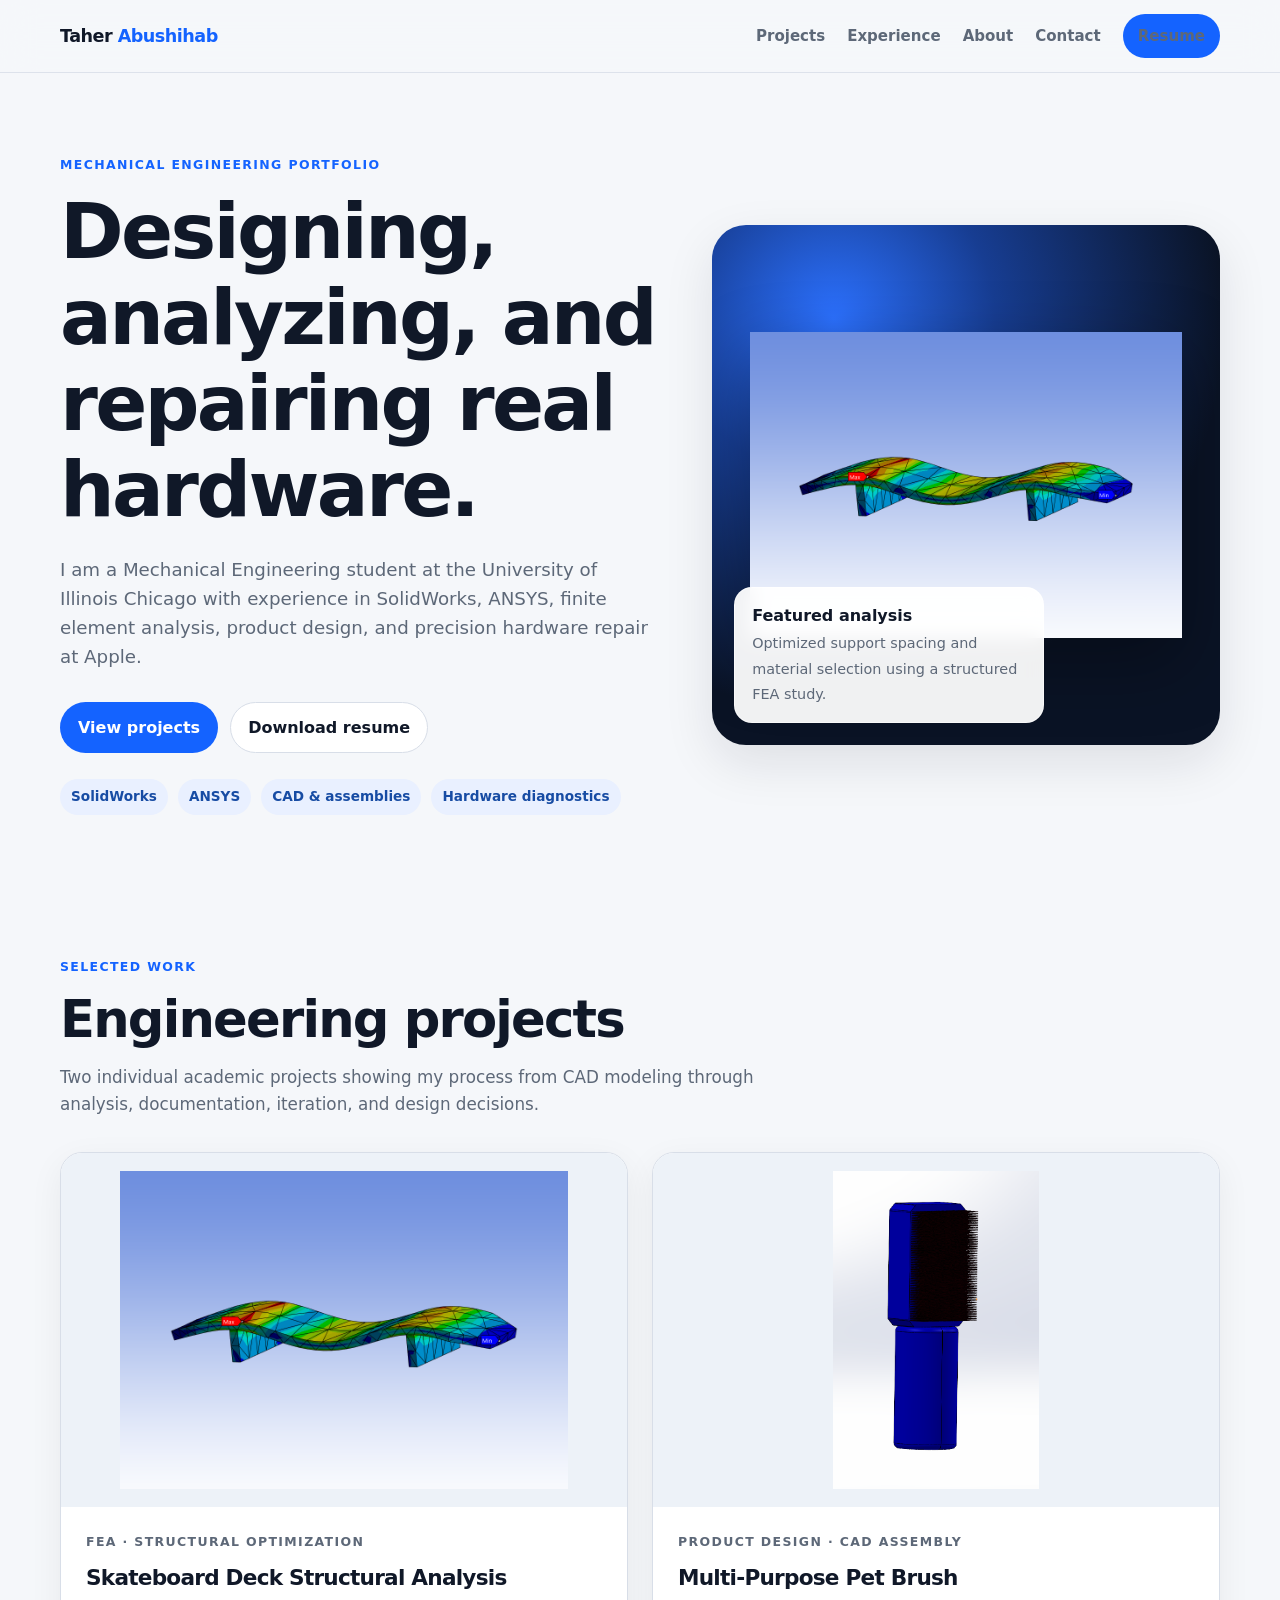
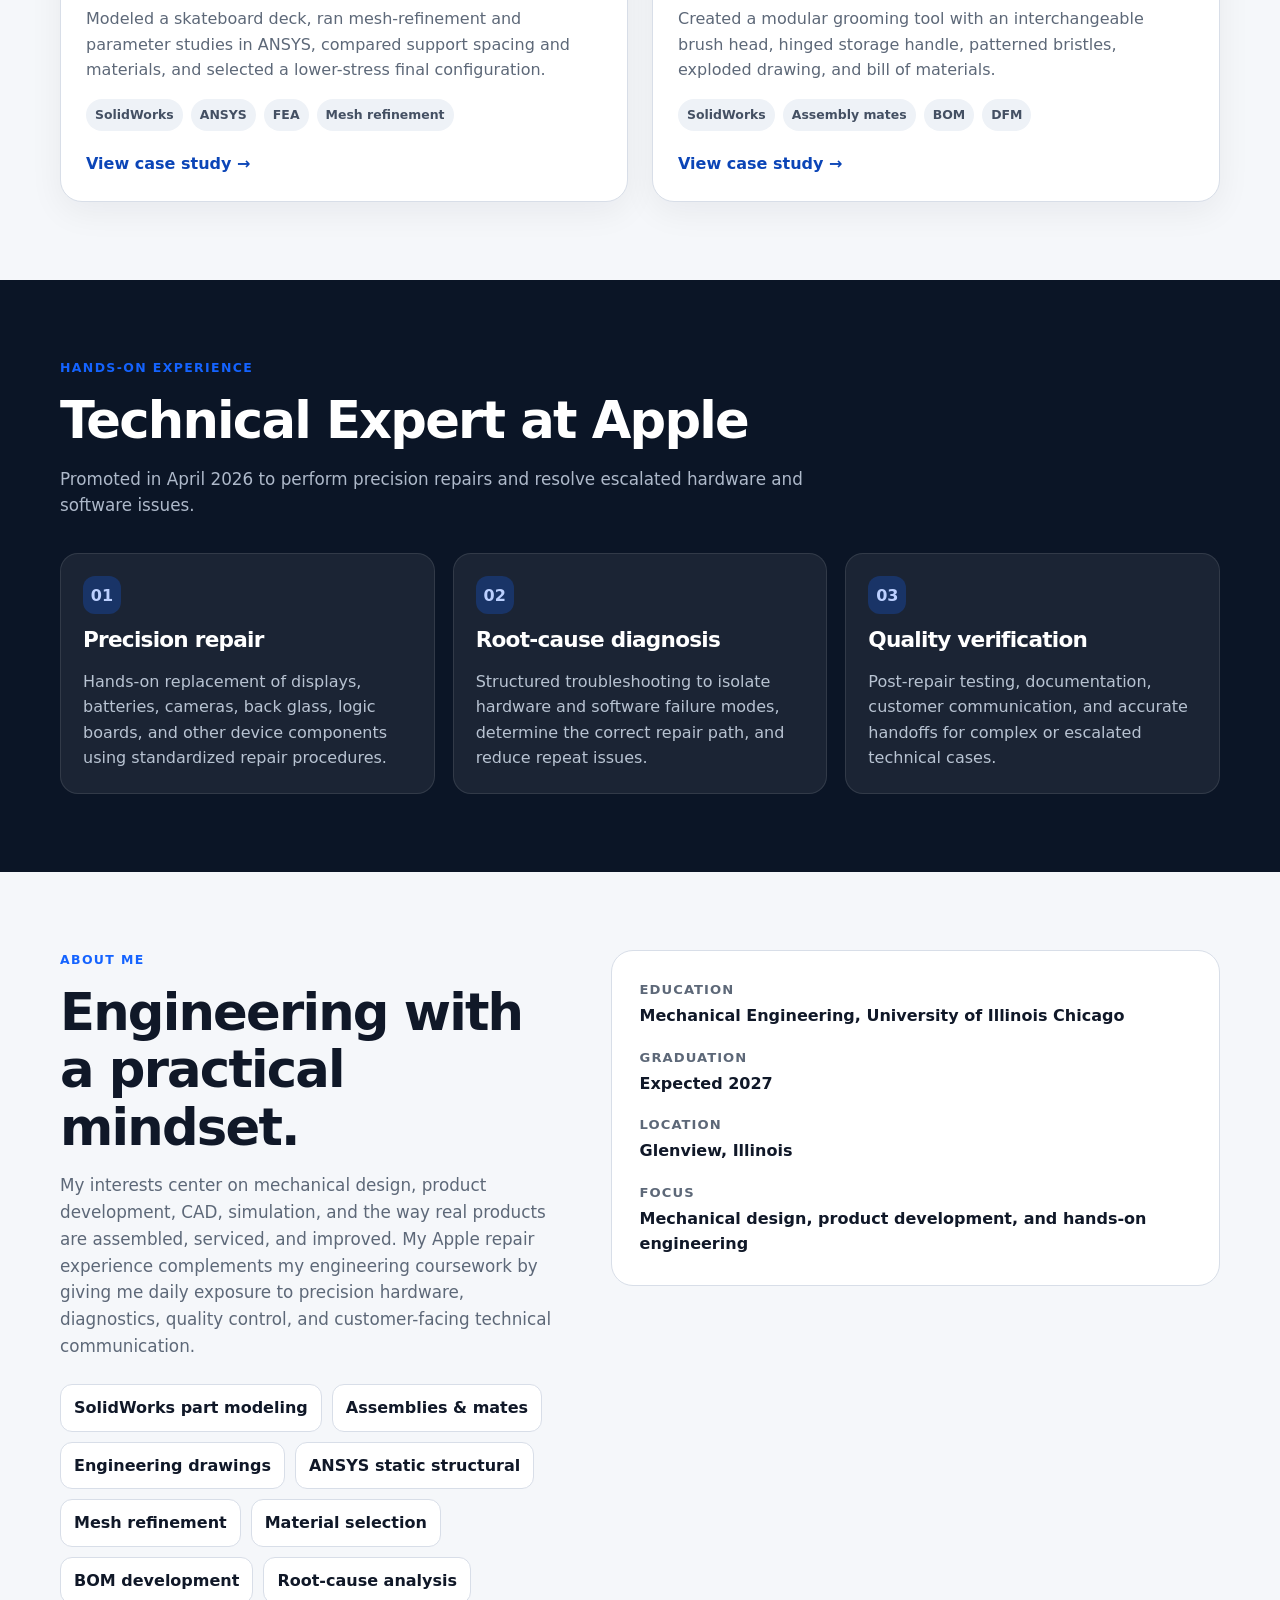
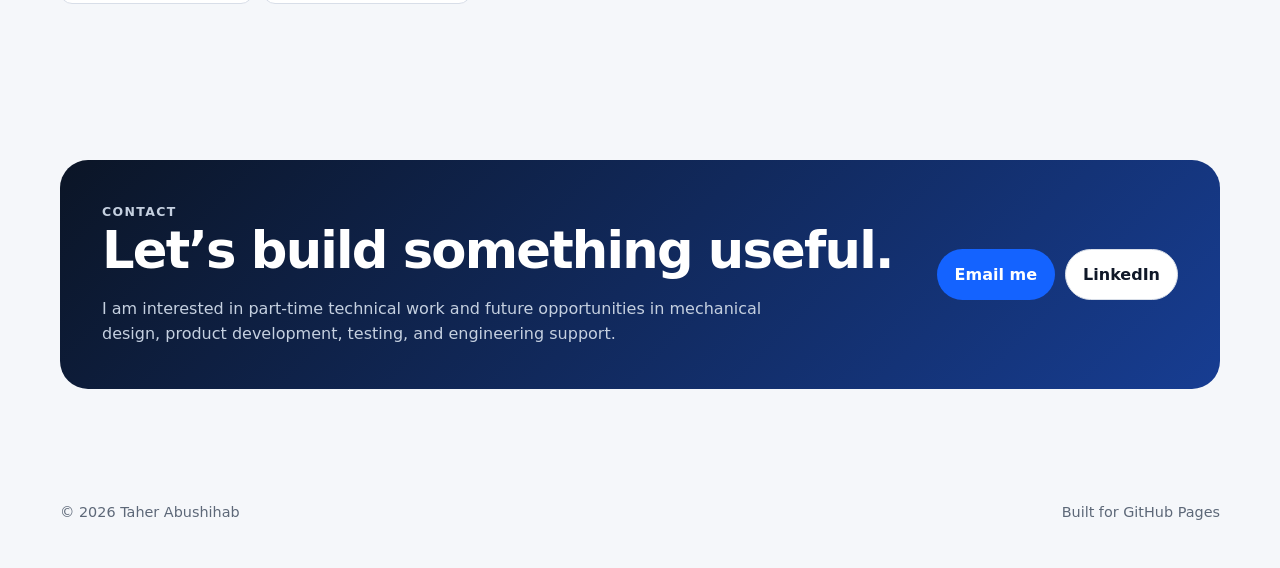
<file: index.html>
<!doctype html>
<html lang="en">
<head>
  <meta charset="utf-8">
  <meta name="viewport" content="width=device-width, initial-scale=1">
  <meta name="description" content="Mechanical engineering portfolio of Taher Abushihab, featuring CAD, FEA, product design, and hands-on hardware repair experience.">
  <title>Taher Abushihab | Mechanical Engineering Portfolio</title>
  <link rel="stylesheet" href="assets/css/styles.css">
</head>
<body>
<a class="skip-link" href="#main">Skip to content</a>
<header class="site-header">
  <div class="container nav">
    <a class="brand" href="index.html">Taher <span>Abushihab</span></a>
    <button class="nav-toggle" aria-label="Open navigation" aria-expanded="false">☰</button>
    <nav class="nav-links" aria-label="Primary navigation">
      <a href="#projects">Projects</a>
      <a href="#experience">Experience</a>
      <a href="#about">About</a>
      <a href="#contact">Contact</a>
      <a class="btn btn-primary btn-small" href="assets/docs/Taher_Abushihab_Resume.pdf" target="_blank" rel="noopener">Resume</a>
    </nav>
  </div>
</header>
<main id="main">
  <section class="hero">
    <div class="container hero-grid">
      <div>
        <p class="eyebrow">Mechanical Engineering Portfolio</p>
        <h1>Designing, analyzing, and repairing real hardware.</h1>
        <p class="hero-copy">I am a Mechanical Engineering student at the University of Illinois Chicago with experience in SolidWorks, ANSYS, finite element analysis, product design, and precision hardware repair at Apple.</p>
        <div class="hero-actions">
          <a class="btn btn-primary" href="#projects">View projects</a>
          <a class="btn btn-secondary" href="assets/docs/Taher_Abushihab_Resume.pdf" target="_blank" rel="noopener">Download resume</a>
        </div>
        <div class="hero-meta" aria-label="Core skills">
          <span class="pill">SolidWorks</span>
          <span class="pill">ANSYS</span>
          <span class="pill">CAD & assemblies</span>
          <span class="pill">Hardware diagnostics</span>
        </div>
      </div>
      <div class="hero-visual" aria-label="Finite element analysis visualization of a skateboard deck">
        <img src="assets/images/skateboard-hero.png" alt="ANSYS structural analysis visualization of a skateboard deck">
        <div class="hero-badge">
          <strong>Featured analysis</strong>
          <span>Optimized support spacing and material selection using a structured FEA study.</span>
        </div>
      </div>
    </div>
  </section>

  <section class="section" id="projects">
    <div class="container">
      <div class="section-heading">
        <div>
          <p class="eyebrow">Selected work</p>
          <h2>Engineering projects</h2>
          <p class="section-lead">Two individual academic projects showing my process from CAD modeling through analysis, documentation, iteration, and design decisions.</p>
        </div>
      </div>
      <div class="project-grid">
        <article class="project-card">
          <div class="project-media"><img src="assets/images/skateboard-hero.png" alt="Skateboard deck finite element analysis result"></div>
          <div class="project-body">
            <p class="eyebrow">FEA · Structural optimization</p>
            <h3>Skateboard Deck Structural Analysis</h3>
            <p>Modeled a skateboard deck, ran mesh-refinement and parameter studies in ANSYS, compared support spacing and materials, and selected a lower-stress final configuration.</p>
            <div class="tags"><span class="tag">SolidWorks</span><span class="tag">ANSYS</span><span class="tag">FEA</span><span class="tag">Mesh refinement</span></div>
            <a class="card-link" href="projects/skateboard.html">View case study →</a>
          </div>
        </article>
        <article class="project-card">
          <div class="project-media"><img src="assets/images/pet-brush-render.png" alt="SolidWorks render of a multi-purpose pet brush"></div>
          <div class="project-body">
            <p class="eyebrow">Product design · CAD assembly</p>
            <h3>Multi-Purpose Pet Brush</h3>
            <p>Created a modular grooming tool with an interchangeable brush head, hinged storage handle, patterned bristles, exploded drawing, and bill of materials.</p>
            <div class="tags"><span class="tag">SolidWorks</span><span class="tag">Assembly mates</span><span class="tag">BOM</span><span class="tag">DFM</span></div>
            <a class="card-link" href="projects/pet-brush.html">View case study →</a>
          </div>
        </article>
      </div>
    </div>
  </section>

  <section class="section section-dark" id="experience">
    <div class="container">
      <div class="section-heading">
        <div>
          <p class="eyebrow">Hands-on experience</p>
          <h2>Technical Expert at Apple</h2>
          <p class="section-lead">Promoted in April 2026 to perform precision repairs and resolve escalated hardware and software issues.</p>
        </div>
      </div>
      <div class="feature-grid">
        <article class="feature"><span class="number">01</span><h3>Precision repair</h3><p>Hands-on replacement of displays, batteries, cameras, back glass, logic boards, and other device components using standardized repair procedures.</p></article>
        <article class="feature"><span class="number">02</span><h3>Root-cause diagnosis</h3><p>Structured troubleshooting to isolate hardware and software failure modes, determine the correct repair path, and reduce repeat issues.</p></article>
        <article class="feature"><span class="number">03</span><h3>Quality verification</h3><p>Post-repair testing, documentation, customer communication, and accurate handoffs for complex or escalated technical cases.</p></article>
      </div>
    </div>
  </section>

  <section class="section" id="about">
    <div class="container about-grid">
      <div>
        <p class="eyebrow">About me</p>
        <h2>Engineering with a practical mindset.</h2>
        <p class="section-lead">My interests center on mechanical design, product development, CAD, simulation, and the way real products are assembled, serviced, and improved. My Apple repair experience complements my engineering coursework by giving me daily exposure to precision hardware, diagnostics, quality control, and customer-facing technical communication.</p>
        <div class="skill-cloud" aria-label="Skills">
          <span class="skill">SolidWorks part modeling</span><span class="skill">Assemblies & mates</span><span class="skill">Engineering drawings</span><span class="skill">ANSYS static structural</span><span class="skill">Mesh refinement</span><span class="skill">Material selection</span><span class="skill">BOM development</span><span class="skill">Root-cause analysis</span>
        </div>
      </div>
      <aside class="about-card" aria-label="Profile details">
        <dl>
          <div><dt>Education</dt><dd>Mechanical Engineering, University of Illinois Chicago</dd></div>
          <div><dt>Graduation</dt><dd>Expected 2027</dd></div>
          <div><dt>Location</dt><dd>Glenview, Illinois</dd></div>
          <div><dt>Focus</dt><dd>Mechanical design, product development, and hands-on engineering</dd></div>
        </dl>
      </aside>
    </div>
  </section>

  <section class="section" id="contact">
    <div class="container contact-card">
      <div><p class="eyebrow">Contact</p><h2>Let’s build something useful.</h2><p>I am interested in part-time technical work and future opportunities in mechanical design, product development, testing, and engineering support.</p></div>
      <div class="contact-actions"><a class="btn btn-primary" href="mailto:taherabushihab@icloud.com">Email me</a><a class="btn btn-secondary" href="https://www.linkedin.com/in/taher-abushihab/" target="_blank" rel="noopener">LinkedIn</a></div>
    </div>
  </section>
</main>
<footer class="footer"><div class="container footer-row"><span>© <span data-year></span> Taher Abushihab</span><span>Built for GitHub Pages</span></div></footer>
<script src="assets/js/main.js"></script>
</body>
</html>
</file>
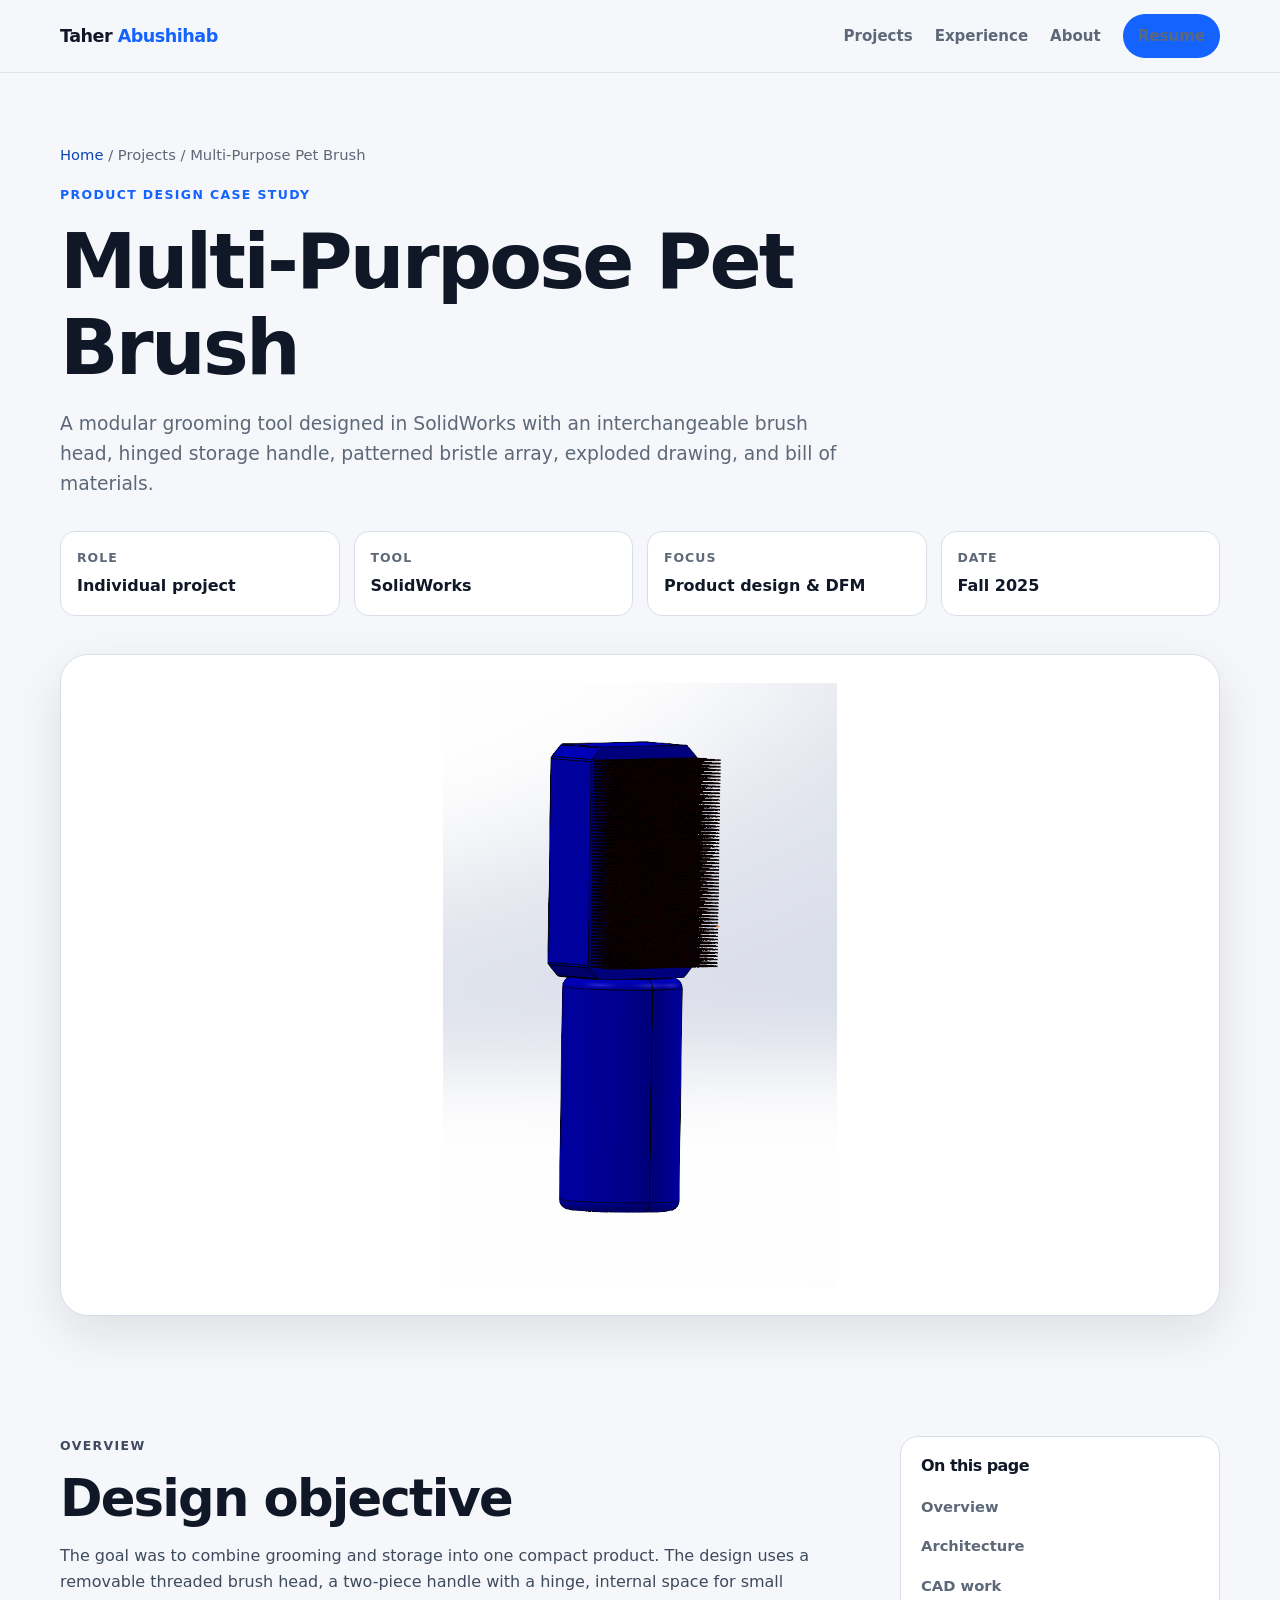
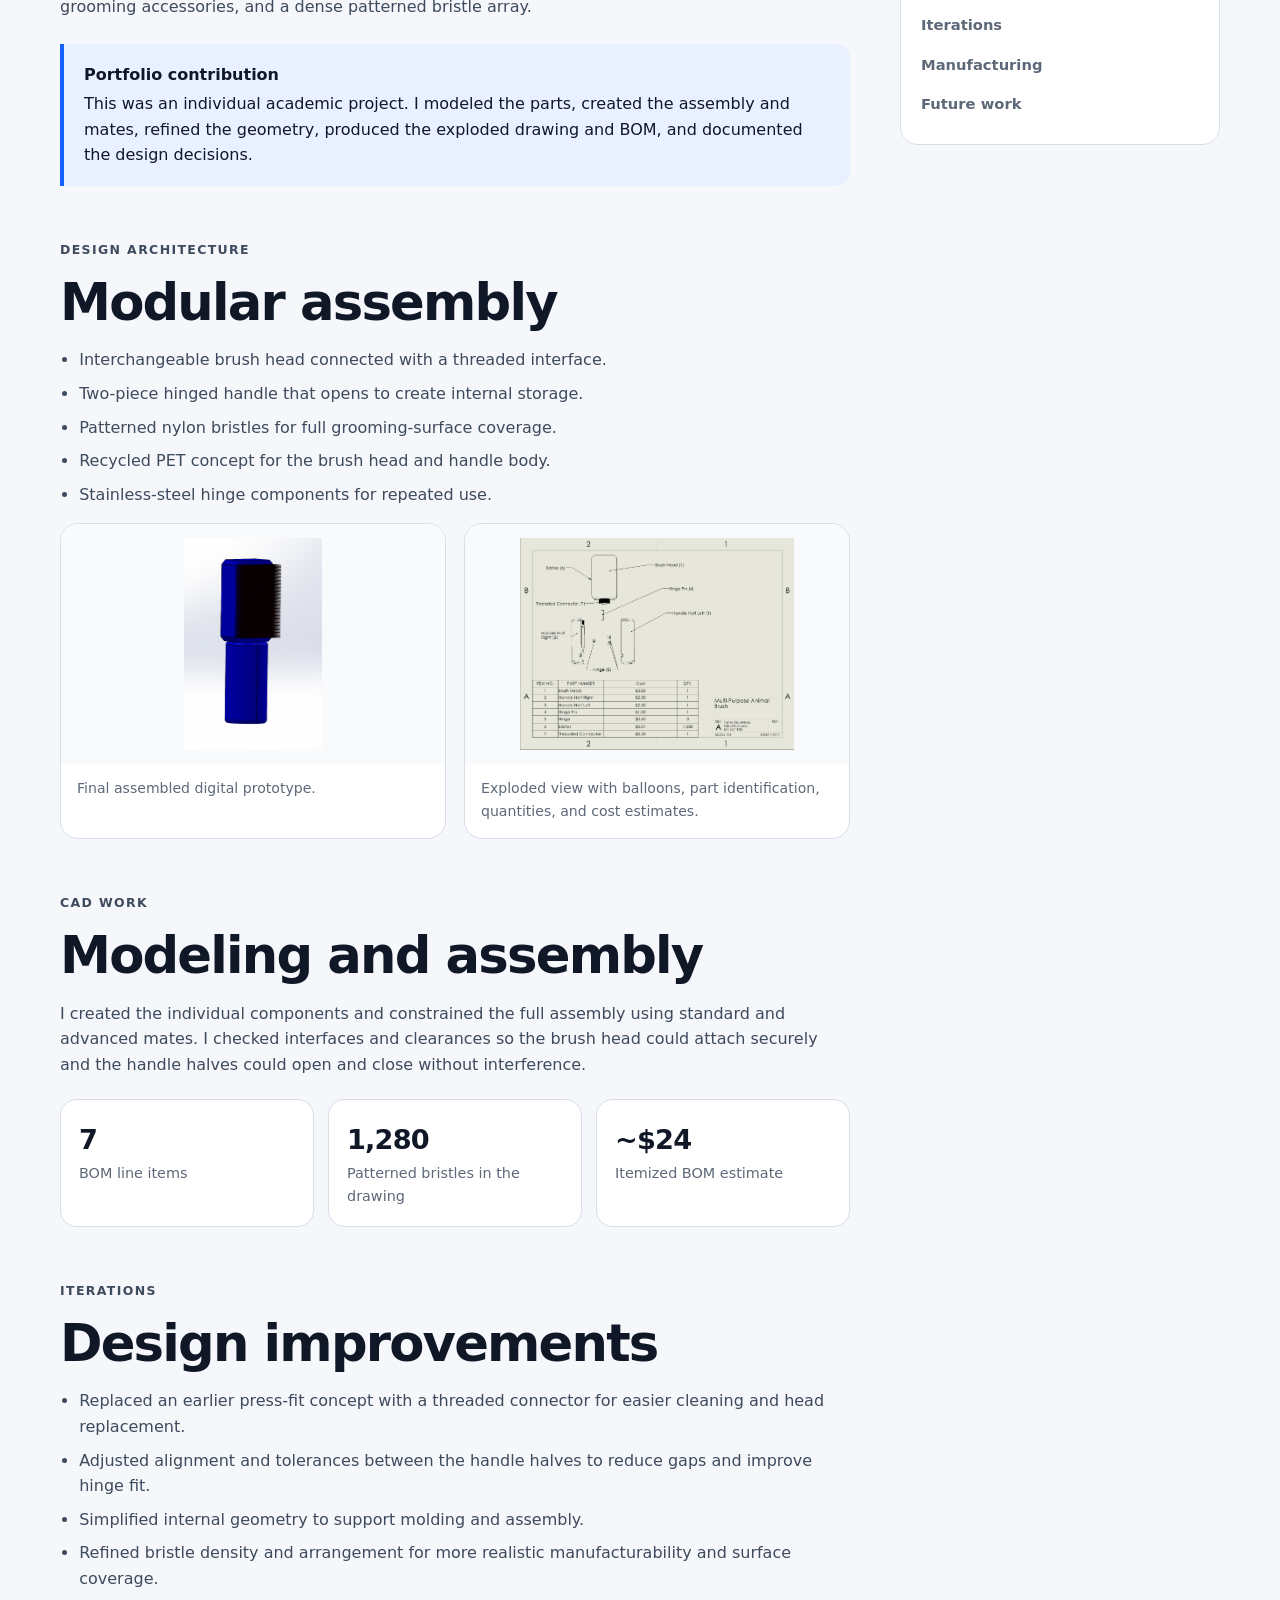
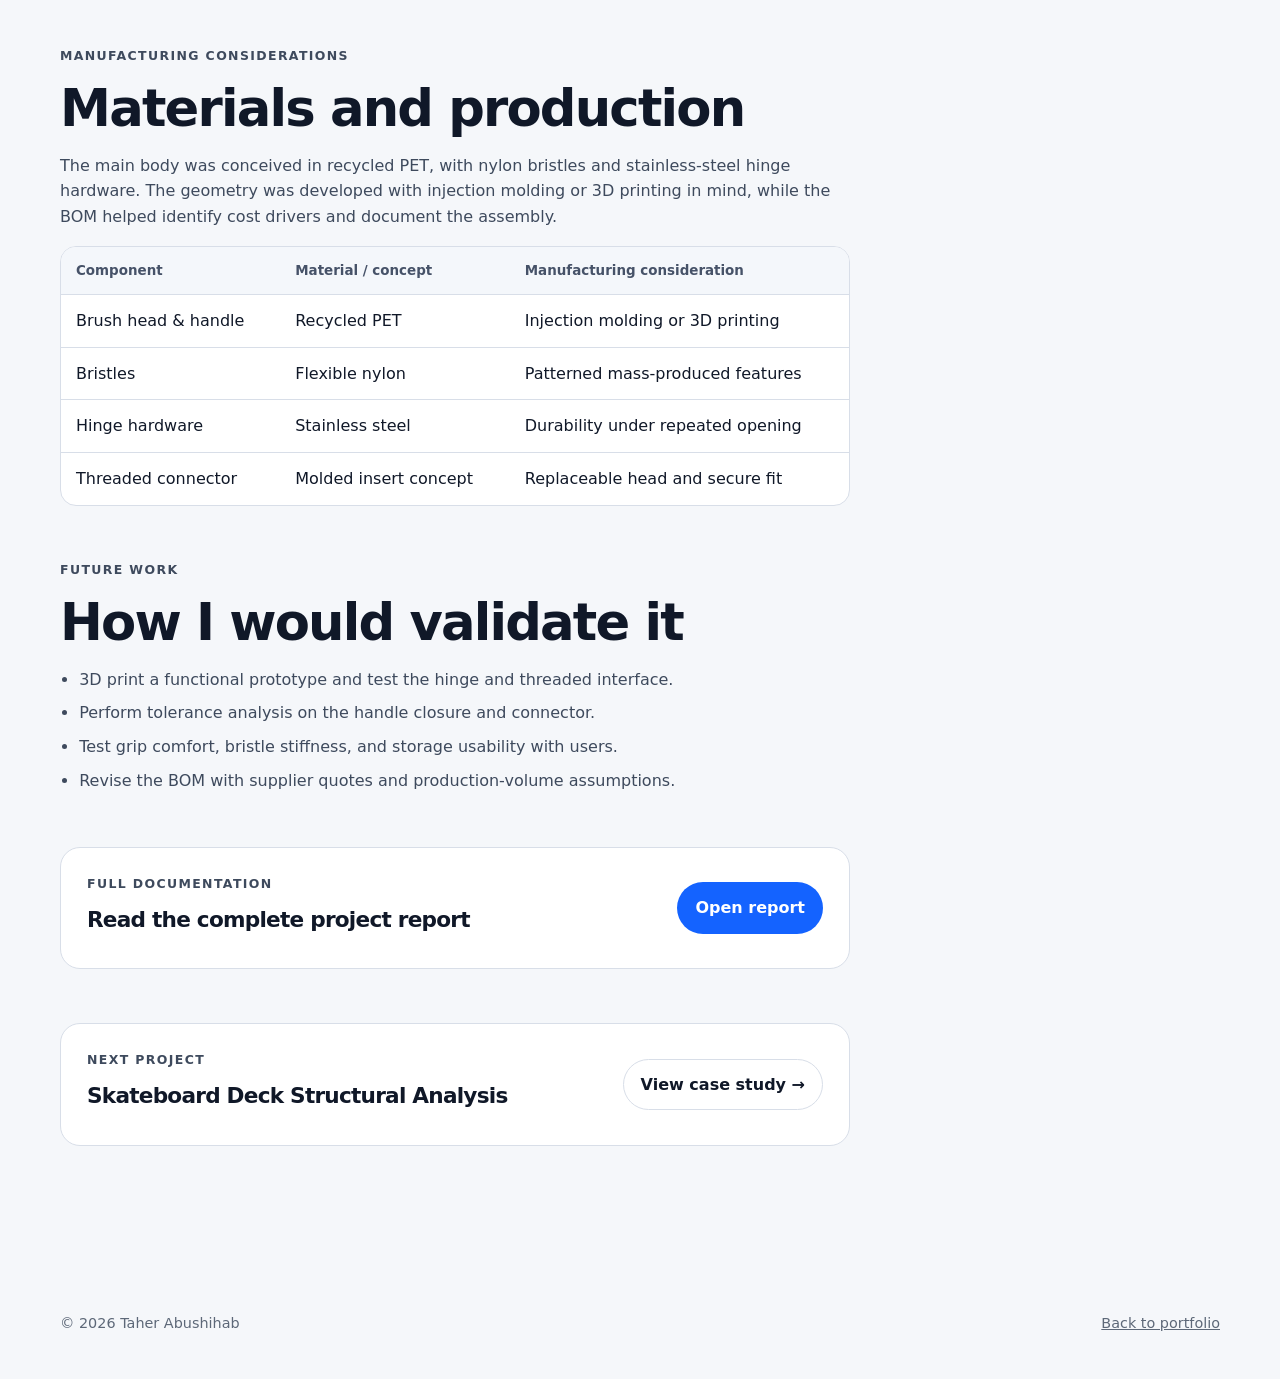
<file: projects/pet-brush.html>
<!doctype html>
<html lang="en">
<head>
  <meta charset="utf-8"><meta name="viewport" content="width=device-width, initial-scale=1">
  <meta name="description" content="Multi-purpose pet brush product design and SolidWorks assembly by Taher Abushihab.">
  <title>Multi-Purpose Pet Brush | Taher Abushihab</title>
  <link rel="stylesheet" href="../assets/css/styles.css">
</head>
<body>
<a class="skip-link" href="#main">Skip to content</a>
<header class="site-header"><div class="container nav"><a class="brand" href="../index.html">Taher <span>Abushihab</span></a><button class="nav-toggle" aria-label="Open navigation" aria-expanded="false">☰</button><nav class="nav-links"><a href="../index.html#projects">Projects</a><a href="../index.html#experience">Experience</a><a href="../index.html#about">About</a><a class="btn btn-primary btn-small" href="../assets/docs/Taher_Abushihab_Resume.pdf" target="_blank" rel="noopener">Resume</a></nav></div></header>
<main id="main">
<section class="project-hero"><div class="container"><div class="breadcrumbs"><a href="../index.html">Home</a> / Projects / Multi-Purpose Pet Brush</div><div class="project-title"><p class="eyebrow">Product design case study</p><h1>Multi-Purpose Pet Brush</h1><p class="lead">A modular grooming tool designed in SolidWorks with an interchangeable brush head, hinged storage handle, patterned bristle array, exploded drawing, and bill of materials.</p></div><div class="project-meta-grid"><div class="meta-card"><span>Role</span><strong>Individual project</strong></div><div class="meta-card"><span>Tool</span><strong>SolidWorks</strong></div><div class="meta-card"><span>Focus</span><strong>Product design & DFM</strong></div><div class="meta-card"><span>Date</span><strong>Fall 2025</strong></div></div><div class="project-cover"><img src="../assets/images/pet-brush-render.png" alt="SolidWorks render of the multi-purpose pet brush"></div></div></section>
<section class="section"><div class="container case-grid"><div class="case-main">
<section id="overview"><p class="eyebrow">Overview</p><h2>Design objective</h2><p>The goal was to combine grooming and storage into one compact product. The design uses a removable threaded brush head, a two-piece handle with a hinge, internal space for small grooming accessories, and a dense patterned bristle array.</p><div class="callout"><strong>Portfolio contribution</strong>This was an individual academic project. I modeled the parts, created the assembly and mates, refined the geometry, produced the exploded drawing and BOM, and documented the design decisions.</div></section>
<section id="architecture"><p class="eyebrow">Design architecture</p><h2>Modular assembly</h2><ul><li>Interchangeable brush head connected with a threaded interface.</li><li>Two-piece hinged handle that opens to create internal storage.</li><li>Patterned nylon bristles for full grooming-surface coverage.</li><li>Recycled PET concept for the brush head and handle body.</li><li>Stainless-steel hinge components for repeated use.</li></ul><div class="gallery"><figure class="figure"><img src="../assets/images/pet-brush-render.png" alt="Rendered assembled pet brush"><figcaption>Final assembled digital prototype.</figcaption></figure><figure class="figure"><img src="../assets/images/pet-brush-exploded.png" alt="Exploded engineering drawing and bill of materials for the pet brush"><figcaption>Exploded view with balloons, part identification, quantities, and cost estimates.</figcaption></figure></div></section>
<section id="cad"><p class="eyebrow">CAD work</p><h2>Modeling and assembly</h2><p>I created the individual components and constrained the full assembly using standard and advanced mates. I checked interfaces and clearances so the brush head could attach securely and the handle halves could open and close without interference.</p><div class="data-grid"><div class="data-card"><div class="value">7</div><div class="label">BOM line items</div></div><div class="data-card"><div class="value">1,280</div><div class="label">Patterned bristles in the drawing</div></div><div class="data-card"><div class="value">~$24</div><div class="label">Itemized BOM estimate</div></div></div></section>
<section id="iterations"><p class="eyebrow">Iterations</p><h2>Design improvements</h2><ul><li>Replaced an earlier press-fit concept with a threaded connector for easier cleaning and head replacement.</li><li>Adjusted alignment and tolerances between the handle halves to reduce gaps and improve hinge fit.</li><li>Simplified internal geometry to support molding and assembly.</li><li>Refined bristle density and arrangement for more realistic manufacturability and surface coverage.</li></ul></section>
<section id="manufacturing"><p class="eyebrow">Manufacturing considerations</p><h2>Materials and production</h2><p>The main body was conceived in recycled PET, with nylon bristles and stainless-steel hinge hardware. The geometry was developed with injection molding or 3D printing in mind, while the BOM helped identify cost drivers and document the assembly.</p><div class="table-wrap"><table><thead><tr><th>Component</th><th>Material / concept</th><th>Manufacturing consideration</th></tr></thead><tbody><tr><td>Brush head & handle</td><td>Recycled PET</td><td>Injection molding or 3D printing</td></tr><tr><td>Bristles</td><td>Flexible nylon</td><td>Patterned mass-produced features</td></tr><tr><td>Hinge hardware</td><td>Stainless steel</td><td>Durability under repeated opening</td></tr><tr><td>Threaded connector</td><td>Molded insert concept</td><td>Replaceable head and secure fit</td></tr></tbody></table></div></section>
<section id="next"><p class="eyebrow">Future work</p><h2>How I would validate it</h2><ul><li>3D print a functional prototype and test the hinge and threaded interface.</li><li>Perform tolerance analysis on the handle closure and connector.</li><li>Test grip comfort, bristle stiffness, and storage usability with users.</li><li>Revise the BOM with supplier quotes and production-volume assumptions.</li></ul></section>
<section><div class="next-project"><div><p class="eyebrow">Full documentation</p><h3>Read the complete project report</h3></div><a class="btn btn-primary" href="../assets/docs/Multi-Purpose_Pet_Brush_Report.pdf" target="_blank" rel="noopener">Open report</a></div></section>
<section><div class="next-project"><div><p class="eyebrow">Next project</p><h3>Skateboard Deck Structural Analysis</h3></div><a class="btn btn-secondary" href="skateboard.html">View case study →</a></div></section>
</div><aside class="side-nav"><h3>On this page</h3><a href="#overview">Overview</a><a href="#architecture">Architecture</a><a href="#cad">CAD work</a><a href="#iterations">Iterations</a><a href="#manufacturing">Manufacturing</a><a href="#next">Future work</a></aside></div></section>
</main><footer class="footer"><div class="container footer-row"><span>© <span data-year></span> Taher Abushihab</span><a href="../index.html">Back to portfolio</a></div></footer><script src="../assets/js/main.js"></script>
</body></html>
</file>
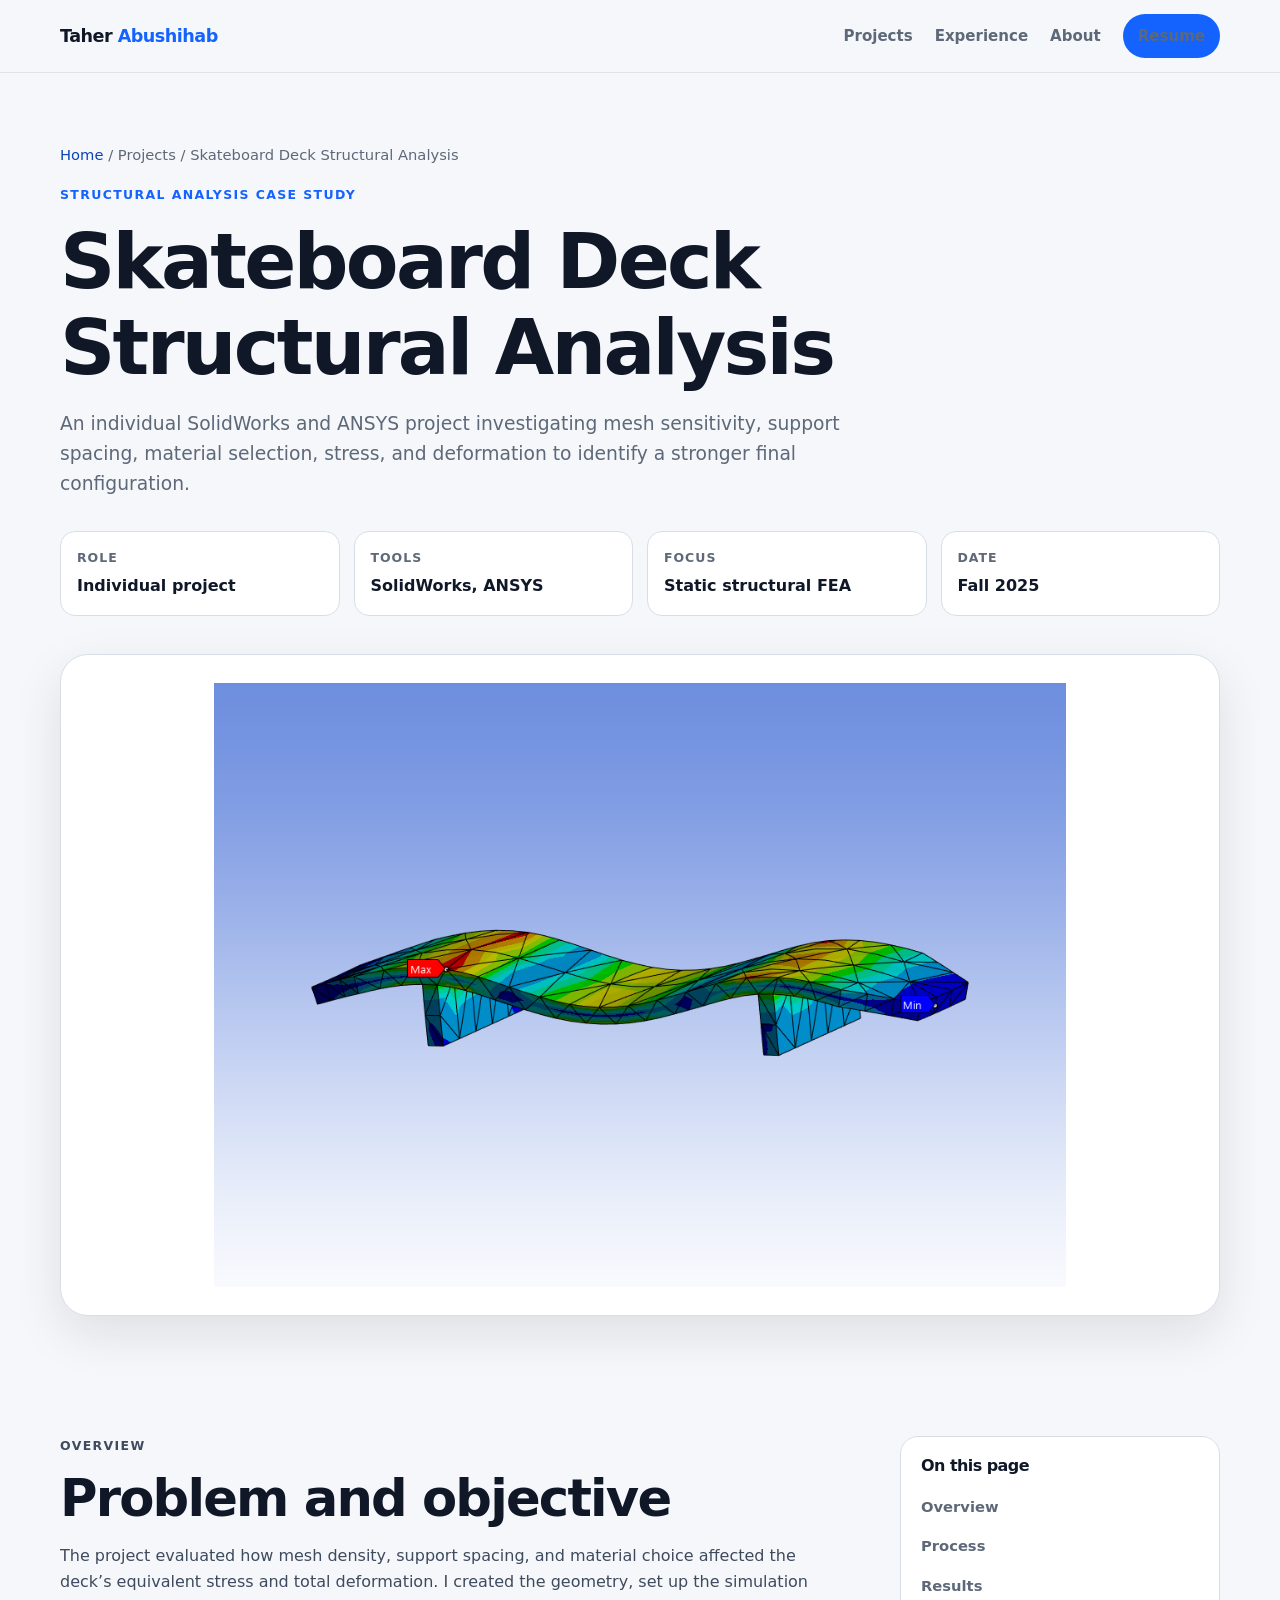
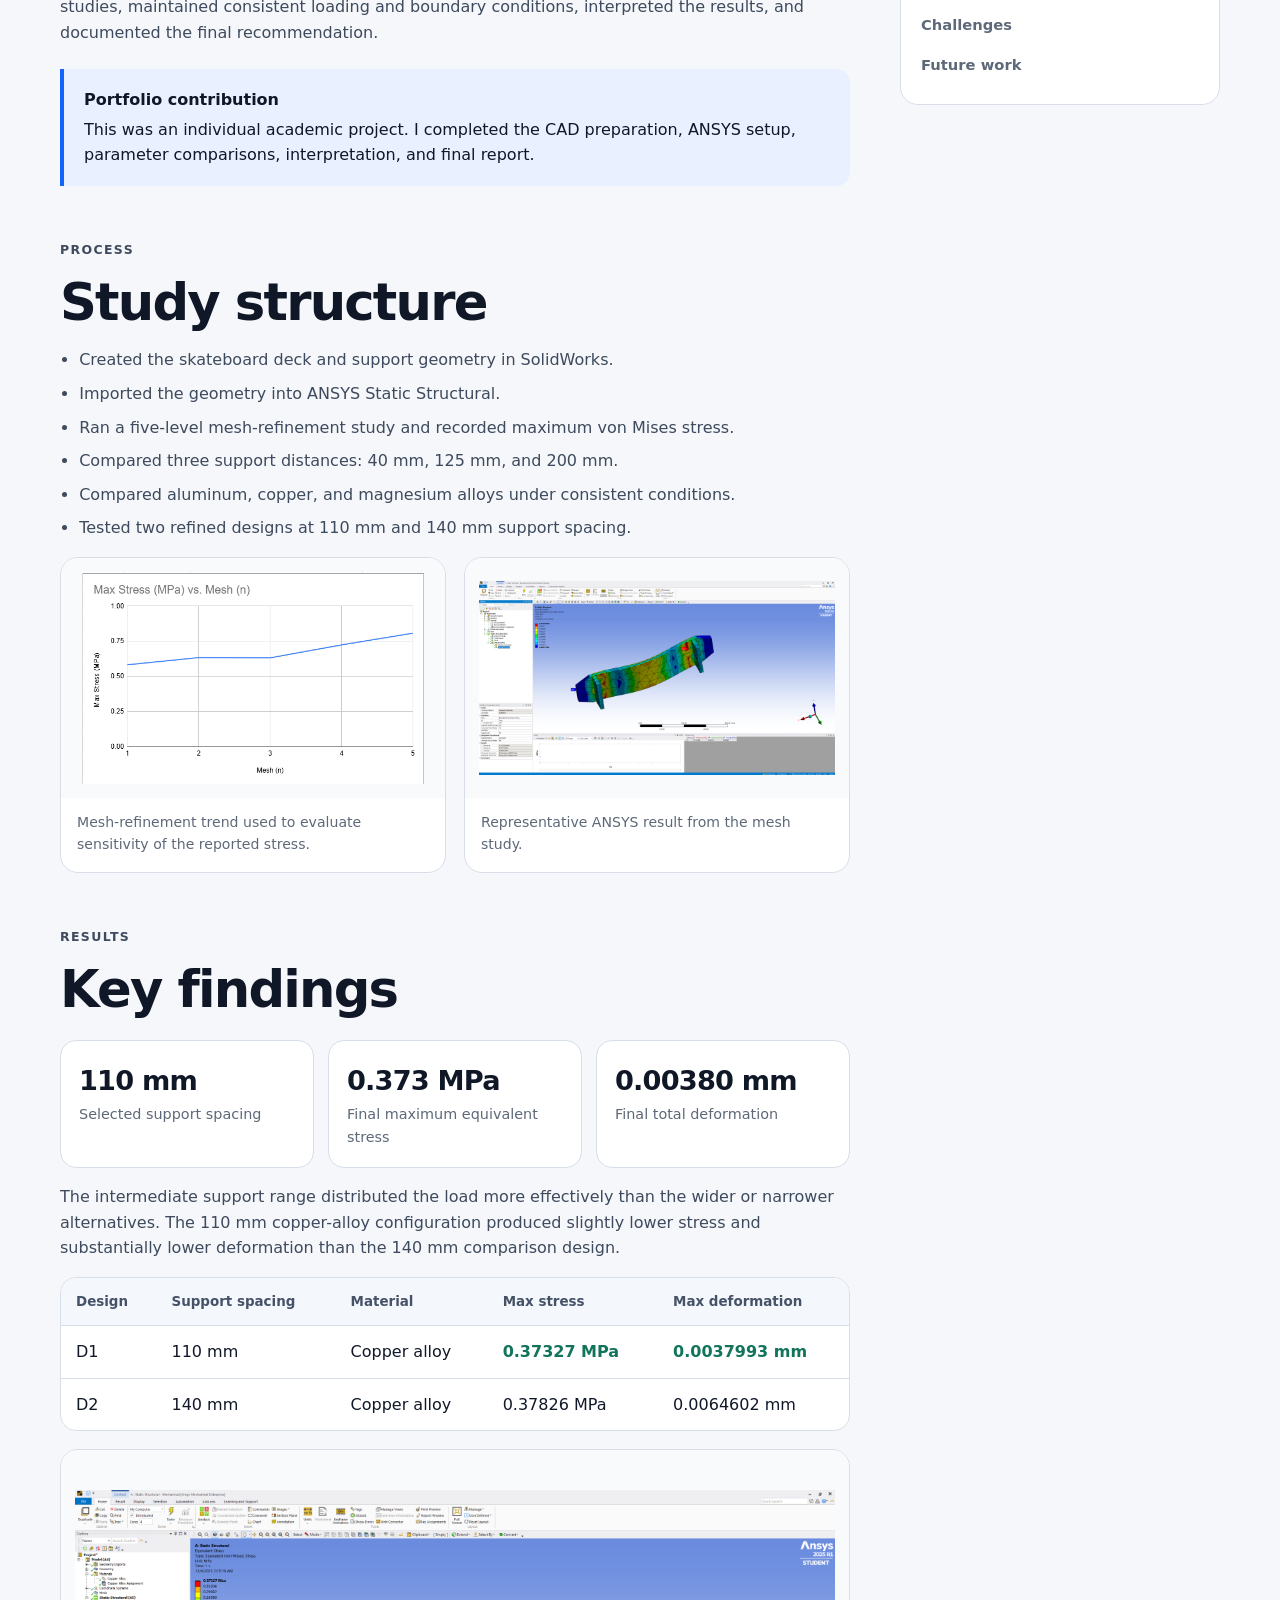
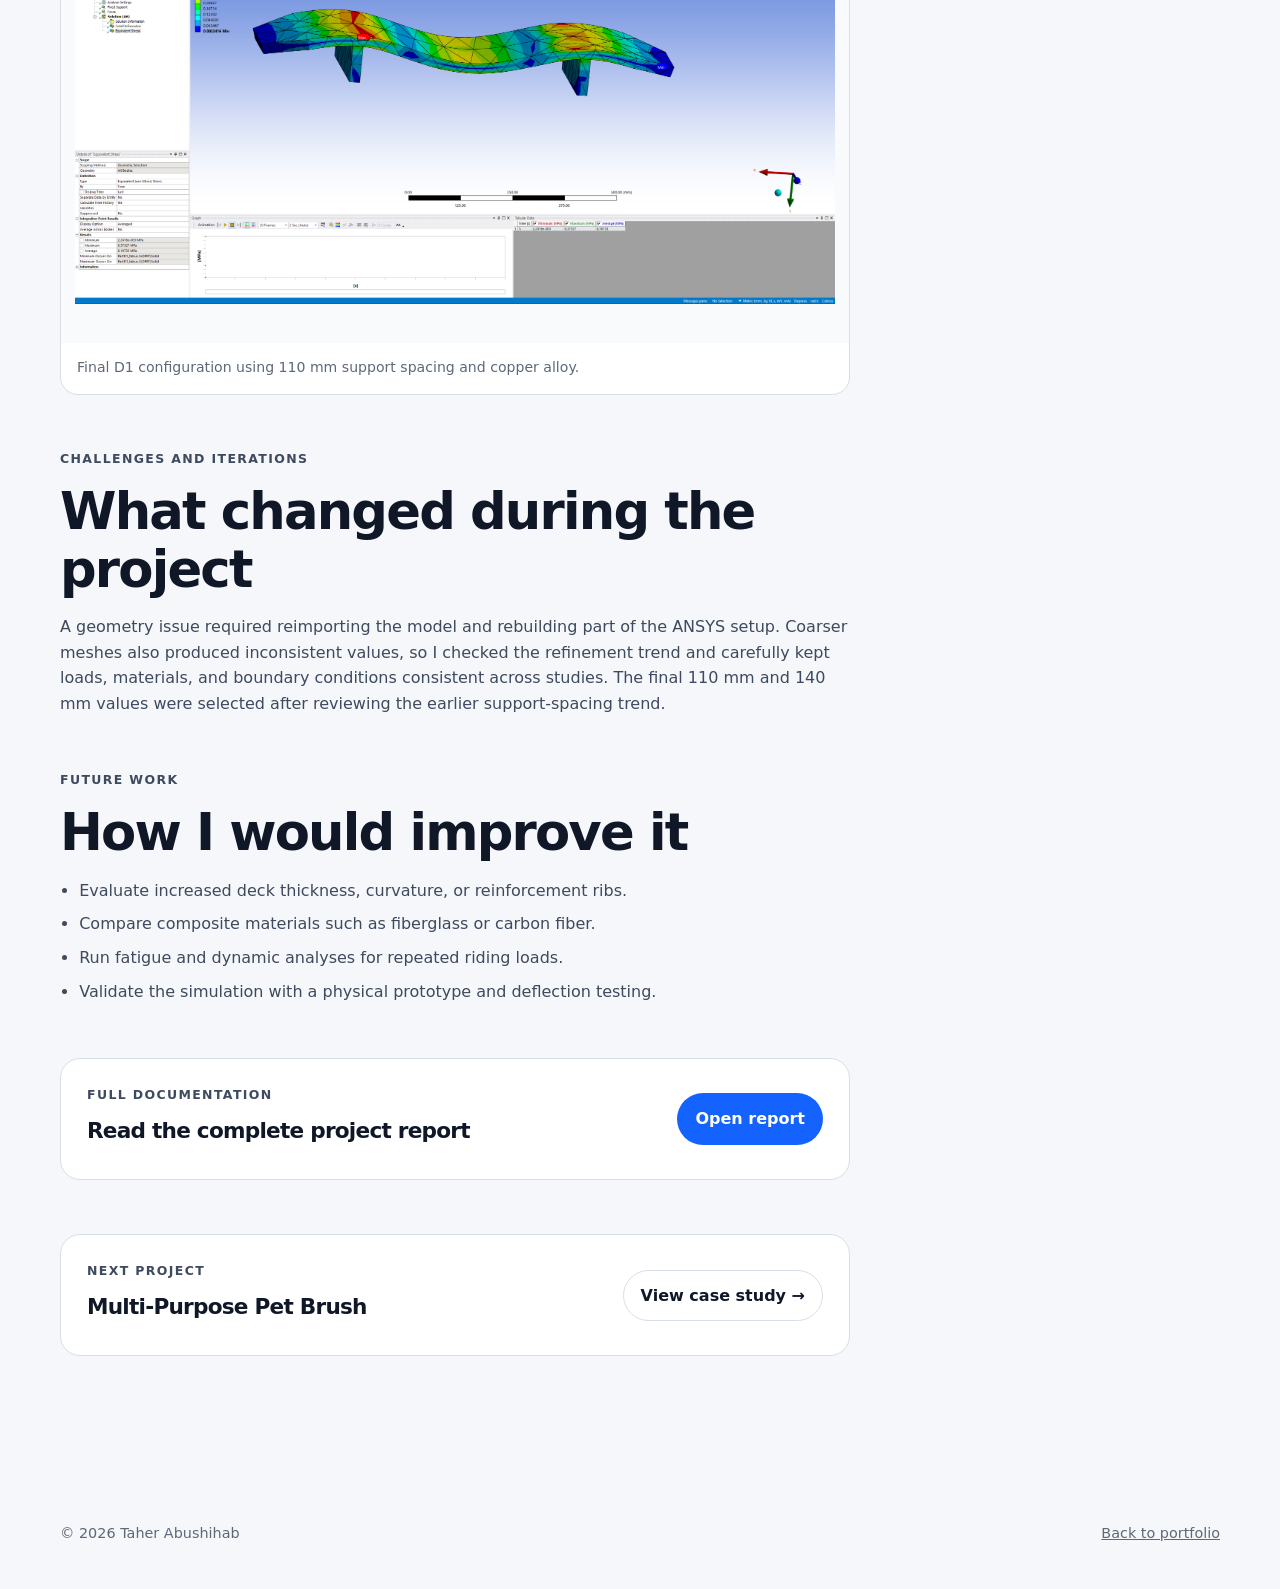
<file: projects/skateboard.html>
<!doctype html>
<html lang="en">
<head>
  <meta charset="utf-8"><meta name="viewport" content="width=device-width, initial-scale=1">
  <meta name="description" content="Skateboard deck structural analysis using SolidWorks and ANSYS by Taher Abushihab.">
  <title>Skateboard Deck Structural Analysis | Taher Abushihab</title>
  <link rel="stylesheet" href="../assets/css/styles.css">
</head>
<body>
<a class="skip-link" href="#main">Skip to content</a>
<header class="site-header"><div class="container nav"><a class="brand" href="../index.html">Taher <span>Abushihab</span></a><button class="nav-toggle" aria-label="Open navigation" aria-expanded="false">☰</button><nav class="nav-links"><a href="../index.html#projects">Projects</a><a href="../index.html#experience">Experience</a><a href="../index.html#about">About</a><a class="btn btn-primary btn-small" href="../assets/docs/Taher_Abushihab_Resume.pdf" target="_blank" rel="noopener">Resume</a></nav></div></header>
<main id="main">
<section class="project-hero"><div class="container"><div class="breadcrumbs"><a href="../index.html">Home</a> / Projects / Skateboard Deck Structural Analysis</div><div class="project-title"><p class="eyebrow">Structural analysis case study</p><h1>Skateboard Deck Structural Analysis</h1><p class="lead">An individual SolidWorks and ANSYS project investigating mesh sensitivity, support spacing, material selection, stress, and deformation to identify a stronger final configuration.</p></div><div class="project-meta-grid"><div class="meta-card"><span>Role</span><strong>Individual project</strong></div><div class="meta-card"><span>Tools</span><strong>SolidWorks, ANSYS</strong></div><div class="meta-card"><span>Focus</span><strong>Static structural FEA</strong></div><div class="meta-card"><span>Date</span><strong>Fall 2025</strong></div></div><div class="project-cover"><img src="../assets/images/skateboard-hero.png" alt="ANSYS result showing stress distribution on a skateboard deck"></div></div></section>
<section class="section"><div class="container case-grid"><div class="case-main">
<section id="overview"><p class="eyebrow">Overview</p><h2>Problem and objective</h2><p>The project evaluated how mesh density, support spacing, and material choice affected the deck’s equivalent stress and total deformation. I created the geometry, set up the simulation studies, maintained consistent loading and boundary conditions, interpreted the results, and documented the final recommendation.</p><div class="callout"><strong>Portfolio contribution</strong>This was an individual academic project. I completed the CAD preparation, ANSYS setup, parameter comparisons, interpretation, and final report.</div></section>
<section id="process"><p class="eyebrow">Process</p><h2>Study structure</h2><ul><li>Created the skateboard deck and support geometry in SolidWorks.</li><li>Imported the geometry into ANSYS Static Structural.</li><li>Ran a five-level mesh-refinement study and recorded maximum von Mises stress.</li><li>Compared three support distances: 40 mm, 125 mm, and 200 mm.</li><li>Compared aluminum, copper, and magnesium alloys under consistent conditions.</li><li>Tested two refined designs at 110 mm and 140 mm support spacing.</li></ul><div class="gallery"><figure class="figure"><img src="../assets/images/skateboard-mesh-plot.png" alt="Plot of maximum stress versus mesh refinement level"><figcaption>Mesh-refinement trend used to evaluate sensitivity of the reported stress.</figcaption></figure><figure class="figure"><img src="../assets/images/skateboard-mesh-detail.png" alt="ANSYS screenshot of a refined skateboard deck mesh and stress result"><figcaption>Representative ANSYS result from the mesh study.</figcaption></figure></div></section>
<section id="results"><p class="eyebrow">Results</p><h2>Key findings</h2><div class="data-grid"><div class="data-card"><div class="value">110 mm</div><div class="label">Selected support spacing</div></div><div class="data-card"><div class="value">0.373 MPa</div><div class="label">Final maximum equivalent stress</div></div><div class="data-card"><div class="value">0.00380 mm</div><div class="label">Final total deformation</div></div></div><p>The intermediate support range distributed the load more effectively than the wider or narrower alternatives. The 110 mm copper-alloy configuration produced slightly lower stress and substantially lower deformation than the 140 mm comparison design.</p><div class="table-wrap"><table><thead><tr><th>Design</th><th>Support spacing</th><th>Material</th><th>Max stress</th><th>Max deformation</th></tr></thead><tbody><tr><td>D1</td><td>110 mm</td><td>Copper alloy</td><td class="result-good">0.37327 MPa</td><td class="result-good">0.0037993 mm</td></tr><tr><td>D2</td><td>140 mm</td><td>Copper alloy</td><td>0.37826 MPa</td><td>0.0064602 mm</td></tr></tbody></table></div><figure class="figure" style="margin-top:18px"><img src="../assets/images/skateboard-final-d1.png" alt="ANSYS stress visualization for final D1 skateboard configuration"><figcaption>Final D1 configuration using 110 mm support spacing and copper alloy.</figcaption></figure></section>
<section id="iterations"><p class="eyebrow">Challenges and iterations</p><h2>What changed during the project</h2><p>A geometry issue required reimporting the model and rebuilding part of the ANSYS setup. Coarser meshes also produced inconsistent values, so I checked the refinement trend and carefully kept loads, materials, and boundary conditions consistent across studies. The final 110 mm and 140 mm values were selected after reviewing the earlier support-spacing trend.</p></section>
<section id="next"><p class="eyebrow">Future work</p><h2>How I would improve it</h2><ul><li>Evaluate increased deck thickness, curvature, or reinforcement ribs.</li><li>Compare composite materials such as fiberglass or carbon fiber.</li><li>Run fatigue and dynamic analyses for repeated riding loads.</li><li>Validate the simulation with a physical prototype and deflection testing.</li></ul></section>
<section><div class="next-project"><div><p class="eyebrow">Full documentation</p><h3>Read the complete project report</h3></div><a class="btn btn-primary" href="../assets/docs/Skateboard_Deck_Structural_Analysis_Report.pdf" target="_blank" rel="noopener">Open report</a></div></section>
<section><div class="next-project"><div><p class="eyebrow">Next project</p><h3>Multi-Purpose Pet Brush</h3></div><a class="btn btn-secondary" href="pet-brush.html">View case study →</a></div></section>
</div><aside class="side-nav"><h3>On this page</h3><a href="#overview">Overview</a><a href="#process">Process</a><a href="#results">Results</a><a href="#iterations">Challenges</a><a href="#next">Future work</a></aside></div></section>
</main><footer class="footer"><div class="container footer-row"><span>© <span data-year></span> Taher Abushihab</span><a href="../index.html">Back to portfolio</a></div></footer><script src="../assets/js/main.js"></script>
</body></html>
</file>
<file: assets/css/styles.css>
:root {
  --bg: #f5f7fa;
  --surface: #ffffff;
  --surface-dark: #0b1526;
  --text: #101828;
  --muted: #5d6878;
  --line: #d8dee8;
  --accent: #1463ff;
  --accent-dark: #0b45b7;
  --accent-soft: #e9f0ff;
  --success: #12745b;
  --radius: 22px;
  --shadow: 0 18px 50px rgba(16, 24, 40, 0.10);
  --max: 1160px;
}
* { box-sizing: border-box; }
html { scroll-behavior: smooth; }
body {
  margin: 0;
  font-family: Inter, ui-sans-serif, system-ui, -apple-system, BlinkMacSystemFont, "Segoe UI", sans-serif;
  color: var(--text);
  background: var(--bg);
  line-height: 1.6;
}
a { color: inherit; }
img { max-width: 100%; display: block; }
button, a { -webkit-tap-highlight-color: transparent; }
.skip-link { position: absolute; left: -9999px; top: auto; }
.skip-link:focus { left: 16px; top: 16px; z-index: 9999; background: #fff; padding: 12px 16px; border-radius: 10px; }
.container { width: min(var(--max), calc(100% - 40px)); margin: 0 auto; }
.site-header {
  position: sticky; top: 0; z-index: 50;
  background: rgba(245, 247, 250, 0.88);
  backdrop-filter: blur(18px);
  border-bottom: 1px solid rgba(216, 222, 232, 0.8);
}
.nav { min-height: 72px; display: flex; align-items: center; justify-content: space-between; gap: 24px; }
.brand { text-decoration: none; font-weight: 850; letter-spacing: -0.03em; font-size: 1.1rem; }
.brand span { color: var(--accent); }
.nav-links { display: flex; align-items: center; gap: 22px; }
.nav-links a { text-decoration: none; color: var(--muted); font-weight: 650; font-size: 0.94rem; }
.nav-links a:hover, .nav-links a:focus-visible { color: var(--text); }
.nav-toggle { display: none; border: 0; background: transparent; font-size: 1.45rem; cursor: pointer; }
.btn {
  display: inline-flex; align-items: center; justify-content: center; gap: 9px;
  padding: 12px 17px; border-radius: 999px; border: 1px solid transparent;
  text-decoration: none; font-weight: 750; transition: .2s ease;
}
.btn-primary { background: var(--accent); color: #fff; }
.btn-primary:hover { background: var(--accent-dark); transform: translateY(-1px); }
.btn-secondary { background: #fff; border-color: var(--line); color: var(--text); }
.btn-secondary:hover { border-color: #aeb8c7; transform: translateY(-1px); }
.btn-small { padding: 9px 14px; font-size: 0.9rem; }
.hero { padding: 82px 0 64px; }
.hero-grid { display: grid; grid-template-columns: 1.08fr 0.92fr; gap: 56px; align-items: center; }
.eyebrow { margin: 0 0 14px; color: var(--accent); font-weight: 820; letter-spacing: .11em; text-transform: uppercase; font-size: .78rem; }
h1, h2, h3 { line-height: 1.12; letter-spacing: -0.035em; margin-top: 0; }
h1 { font-size: clamp(3rem, 6vw, 5.8rem); margin-bottom: 22px; }
h2 { font-size: clamp(2rem, 4vw, 3.5rem); margin-bottom: 16px; }
h3 { font-size: 1.35rem; margin-bottom: 10px; }
.hero-copy { font-size: 1.14rem; color: var(--muted); max-width: 690px; }
.hero-actions { display: flex; flex-wrap: wrap; gap: 12px; margin-top: 30px; }
.hero-meta { display: flex; flex-wrap: wrap; gap: 10px; margin-top: 26px; }
.pill { display: inline-flex; padding: 7px 11px; border-radius: 999px; background: var(--accent-soft); color: #174ca4; font-weight: 720; font-size: .85rem; }
.hero-visual {
  position: relative; min-height: 520px; border-radius: 34px; overflow: hidden;
  background: radial-gradient(circle at 24% 18%, #2c71ff 0, #173d92 28%, #0a1325 68%);
  box-shadow: var(--shadow);
}
.hero-visual img { width: 100%; height: 100%; min-height: 520px; object-fit: contain; padding: 38px; filter: drop-shadow(0 24px 34px rgba(0,0,0,.33)); }
.hero-badge {
  position: absolute; left: 22px; bottom: 22px; max-width: 310px;
  background: rgba(255,255,255,.94); border: 1px solid rgba(255,255,255,.6);
  backdrop-filter: blur(10px); border-radius: 18px; padding: 15px 17px;
}
.hero-badge strong { display: block; margin-bottom: 2px; }
.hero-badge span { color: var(--muted); font-size: .9rem; }
.section { padding: 78px 0; }
.section-dark { background: var(--surface-dark); color: #fff; }
.section-dark .section-lead, .section-dark .muted { color: #aeb9ca; }
.section-heading { display: flex; justify-content: space-between; gap: 28px; align-items: end; margin-bottom: 34px; }
.section-heading > div { max-width: 760px; }
.section-lead { color: var(--muted); margin: 0; font-size: 1.05rem; }
.project-grid { display: grid; grid-template-columns: repeat(2, 1fr); gap: 24px; }
.project-card { background: var(--surface); border: 1px solid var(--line); border-radius: var(--radius); overflow: hidden; box-shadow: 0 10px 34px rgba(16,24,40,.06); }
.project-media { aspect-ratio: 16/10; background: #edf2f8; overflow: hidden; }
.project-media img { width: 100%; height: 100%; object-fit: contain; padding: 18px; transition: transform .35s ease; }
.project-card:hover .project-media img { transform: scale(1.025); }
.project-body { padding: 25px; }
.project-body p { color: var(--muted); }
.tags { display: flex; flex-wrap: wrap; gap: 8px; margin: 16px 0 20px; }
.tag { font-size: .78rem; font-weight: 760; padding: 6px 9px; border-radius: 999px; background: #eef2f7; color: #445063; }
.card-link { font-weight: 800; color: var(--accent-dark); text-decoration: none; }
.card-link:hover { text-decoration: underline; }
.feature-grid { display: grid; grid-template-columns: repeat(3, 1fr); gap: 18px; }
.feature { border-radius: 18px; padding: 22px; background: rgba(255,255,255,.065); border: 1px solid rgba(255,255,255,.1); }
.feature .number { display: inline-flex; width: 38px; height: 38px; align-items: center; justify-content: center; border-radius: 12px; background: rgba(20,99,255,.25); color: #bcd0ff; font-weight: 850; margin-bottom: 14px; }
.feature p { color: #b8c3d2; margin-bottom: 0; }
.about-grid { display: grid; grid-template-columns: .9fr 1.1fr; gap: 52px; align-items: start; }
.about-card { background: #fff; border: 1px solid var(--line); border-radius: var(--radius); padding: 28px; }
.about-card dl { margin: 0; display: grid; gap: 18px; }
.about-card dt { color: var(--muted); font-size: .82rem; font-weight: 760; text-transform: uppercase; letter-spacing: .08em; }
.about-card dd { margin: 3px 0 0; font-weight: 750; }
.skill-cloud { display: flex; flex-wrap: wrap; gap: 10px; margin-top: 24px; }
.skill { border: 1px solid var(--line); background: #fff; border-radius: 12px; padding: 10px 13px; font-weight: 730; }
.contact-card { background: linear-gradient(135deg, #0b1526, #173d92); color: #fff; padding: 42px; border-radius: 28px; display: flex; justify-content: space-between; gap: 34px; align-items: center; }
.contact-card p { color: #c5d0e0; max-width: 670px; margin-bottom: 0; }
.contact-actions { display: flex; flex-wrap: wrap; gap: 10px; }
.footer { padding: 34px 0 44px; color: var(--muted); font-size: .9rem; }
.footer-row { display: flex; justify-content: space-between; gap: 20px; flex-wrap: wrap; }

/* Project pages */
.project-hero { padding: 70px 0 42px; }
.breadcrumbs { margin-bottom: 18px; color: var(--muted); font-size: .92rem; }
.breadcrumbs a { color: var(--accent-dark); text-decoration: none; }
.project-title { max-width: 880px; }
.project-title h1 { font-size: clamp(2.7rem, 6vw, 5rem); margin-bottom: 18px; }
.project-title .lead { font-size: 1.17rem; color: var(--muted); max-width: 790px; }
.project-meta-grid { display: grid; grid-template-columns: repeat(4, 1fr); gap: 14px; margin: 32px 0 0; }
.meta-card { background: #fff; border: 1px solid var(--line); border-radius: 15px; padding: 16px; }
.meta-card span { display: block; color: var(--muted); font-size: .78rem; text-transform: uppercase; letter-spacing: .08em; font-weight: 760; }
.meta-card strong { display: block; margin-top: 5px; }
.project-cover { margin: 38px 0 0; background: #fff; border: 1px solid var(--line); border-radius: 28px; overflow: hidden; box-shadow: var(--shadow); }
.project-cover img { width: 100%; max-height: 660px; object-fit: contain; padding: 28px; }
.case-grid { display: grid; grid-template-columns: minmax(0, 1fr) 320px; gap: 50px; align-items: start; }
.case-main { min-width: 0; }
.case-main section { scroll-margin-top: 96px; margin-bottom: 54px; }
.case-main p, .case-main li { color: #3e4a5d; }
.case-main ul { padding-left: 1.2rem; }
.case-main li + li { margin-top: 8px; }
.side-nav { position: sticky; top: 98px; background: #fff; border: 1px solid var(--line); border-radius: 18px; padding: 20px; }
.side-nav h3 { font-size: 1rem; margin-bottom: 12px; }
.side-nav a { display: block; padding: 8px 0; color: var(--muted); text-decoration: none; font-weight: 650; font-size: .92rem; }
.side-nav a:hover { color: var(--accent-dark); }
.data-grid { display: grid; grid-template-columns: repeat(3, 1fr); gap: 14px; margin-top: 22px; }
.data-card { background: #fff; border: 1px solid var(--line); border-radius: 16px; padding: 18px; }
.data-card .value { font-size: 1.7rem; font-weight: 870; letter-spacing: -.03em; }
.data-card .label { color: var(--muted); font-size: .9rem; }
.callout { border-left: 4px solid var(--accent); background: var(--accent-soft); padding: 18px 20px; border-radius: 0 14px 14px 0; margin: 24px 0; }
.callout strong { display: block; margin-bottom: 4px; }
.gallery { display: grid; grid-template-columns: repeat(2, 1fr); gap: 18px; }
.figure { background: #fff; border: 1px solid var(--line); border-radius: 18px; overflow: hidden; margin: 0; }
.figure img { width: 100%; aspect-ratio: 16/10; object-fit: contain; padding: 14px; background: #f8fafc; }
.figure figcaption { padding: 13px 16px 16px; color: var(--muted); font-size: .88rem; }
.table-wrap { overflow-x: auto; border: 1px solid var(--line); border-radius: 16px; background: #fff; }
table { width: 100%; border-collapse: collapse; min-width: 620px; }
th, td { padding: 13px 15px; border-bottom: 1px solid var(--line); text-align: left; }
th { background: #f4f7fb; font-size: .84rem; color: #465268; }
tr:last-child td { border-bottom: 0; }
.result-good { color: var(--success); font-weight: 830; }
.next-project { background: #fff; border: 1px solid var(--line); border-radius: 20px; padding: 26px; display: flex; justify-content: space-between; gap: 20px; align-items: center; }

@media (max-width: 900px) {
  .hero-grid, .about-grid, .case-grid { grid-template-columns: 1fr; }
  .hero-visual { min-height: 400px; }
  .hero-visual img { min-height: 400px; }
  .project-meta-grid { grid-template-columns: repeat(2, 1fr); }
  .side-nav { position: static; }
  .feature-grid { grid-template-columns: 1fr; }
  .contact-card { align-items: flex-start; flex-direction: column; }
}
@media (max-width: 720px) {
  .container { width: min(var(--max), calc(100% - 28px)); }
  .nav-toggle { display: block; }
  .nav-links { display: none; position: absolute; top: 72px; left: 14px; right: 14px; background: #fff; padding: 18px; border: 1px solid var(--line); border-radius: 16px; box-shadow: var(--shadow); flex-direction: column; align-items: stretch; }
  .nav-links.open { display: flex; }
  .nav-links .btn { width: 100%; }
  .hero { padding-top: 52px; }
  .project-grid, .gallery, .data-grid { grid-template-columns: 1fr; }
  .section-heading { align-items: flex-start; flex-direction: column; }
  .project-meta-grid { grid-template-columns: 1fr 1fr; }
  .next-project { align-items: flex-start; flex-direction: column; }
}
@media (max-width: 480px) {
  h1 { font-size: 2.8rem; }
  .project-meta-grid { grid-template-columns: 1fr; }
  .hero-actions .btn { width: 100%; }
  .contact-card { padding: 28px; }
}
@media (prefers-reduced-motion: reduce) {
  * { scroll-behavior: auto !important; transition: none !important; }
}
</file>
